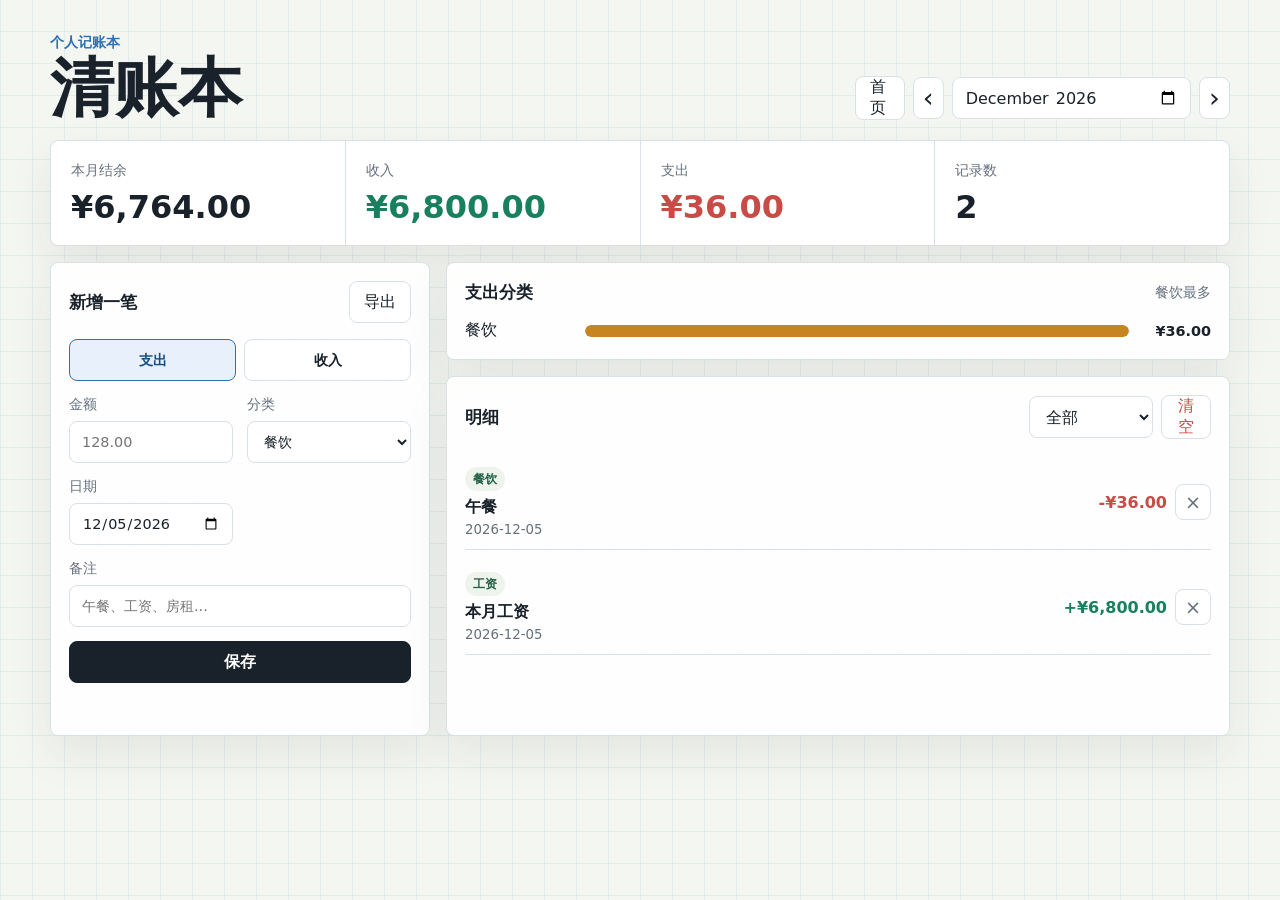
<file: ledger.html>
<!doctype html>
<html lang="zh-CN">
  <head>
    <meta charset="utf-8" />
    <meta name="viewport" content="width=device-width, initial-scale=1" />
    <title>清账本</title>
    <link rel="stylesheet" href="./styles.css" />
  </head>
  <body>
    <div class="app-shell">
      <header class="topbar">
        <div>
          <p class="eyebrow">个人记账本</p>
          <h1>清账本</h1>
        </div>
        <div class="month-switcher" aria-label="月份筛选">
          <a class="ghost-link" href="./index.html">首页</a>
          <button class="icon-button" id="prevMonth" type="button" aria-label="上个月" title="上个月">‹</button>
          <input id="monthFilter" type="month" />
          <button class="icon-button" id="nextMonth" type="button" aria-label="下个月" title="下个月">›</button>
        </div>
      </header>

      <main class="layout">
        <section class="summary-band" aria-label="月度汇总">
          <article class="metric">
            <span>本月结余</span>
            <strong id="balanceValue">¥0.00</strong>
          </article>
          <article class="metric income">
            <span>收入</span>
            <strong id="incomeValue">¥0.00</strong>
          </article>
          <article class="metric expense">
            <span>支出</span>
            <strong id="expenseValue">¥0.00</strong>
          </article>
          <article class="metric">
            <span>记录数</span>
            <strong id="countValue">0</strong>
          </article>
        </section>

        <section class="entry-panel" aria-label="新增账目">
          <div class="section-heading">
            <h2>新增一笔</h2>
            <button id="exportButton" class="ghost-button" type="button" title="导出 CSV">导出</button>
          </div>
          <form id="entryForm" class="entry-form">
            <div class="type-toggle" role="group" aria-label="收支类型">
              <label>
                <input type="radio" name="type" value="expense" checked />
                <span>支出</span>
              </label>
              <label>
                <input type="radio" name="type" value="income" />
                <span>收入</span>
              </label>
            </div>

            <label for="amountInput">
              金额
              <input id="amountInput" type="number" min="0.01" step="0.01" placeholder="128.00" required />
            </label>

            <label for="categoryInput">
              分类
              <select id="categoryInput" required></select>
            </label>

            <label for="dateInput">
              日期
              <input id="dateInput" type="date" required />
            </label>

            <label class="wide" for="noteInput">
              备注
              <input id="noteInput" type="text" maxlength="48" placeholder="午餐、工资、房租..." />
            </label>

            <button class="primary-button wide" type="submit">保存</button>
          </form>
        </section>

        <section class="insights-panel" aria-label="分类统计">
          <div class="section-heading">
            <h2>支出分类</h2>
            <span id="topCategory">暂无</span>
          </div>
          <div id="categoryBars" class="category-bars"></div>
        </section>

        <section class="records-panel" aria-label="账目列表">
          <div class="section-heading">
            <h2>明细</h2>
            <div class="filters">
              <select id="typeFilter" aria-label="类型筛选">
                <option value="all">全部</option>
                <option value="expense">支出</option>
                <option value="income">收入</option>
              </select>
              <button id="clearButton" class="ghost-button danger" type="button">清空</button>
            </div>
          </div>
          <div id="emptyState" class="empty-state">
            <strong>还没有账目</strong>
            <span>添加第一笔后，这里会显示明细和统计。</span>
          </div>
          <ul id="recordList" class="record-list"></ul>
        </section>
      </main>
    </div>

    <template id="recordTemplate">
      <li class="record-item">
        <div class="record-main">
          <span class="record-category"></span>
          <strong class="record-note"></strong>
          <small class="record-date"></small>
        </div>
        <div class="record-side">
          <strong class="record-amount"></strong>
          <button class="delete-button" type="button" aria-label="删除" title="删除">×</button>
        </div>
      </li>
    </template>

    <script src="./app.js"></script>
  </body>
</html>
</file>
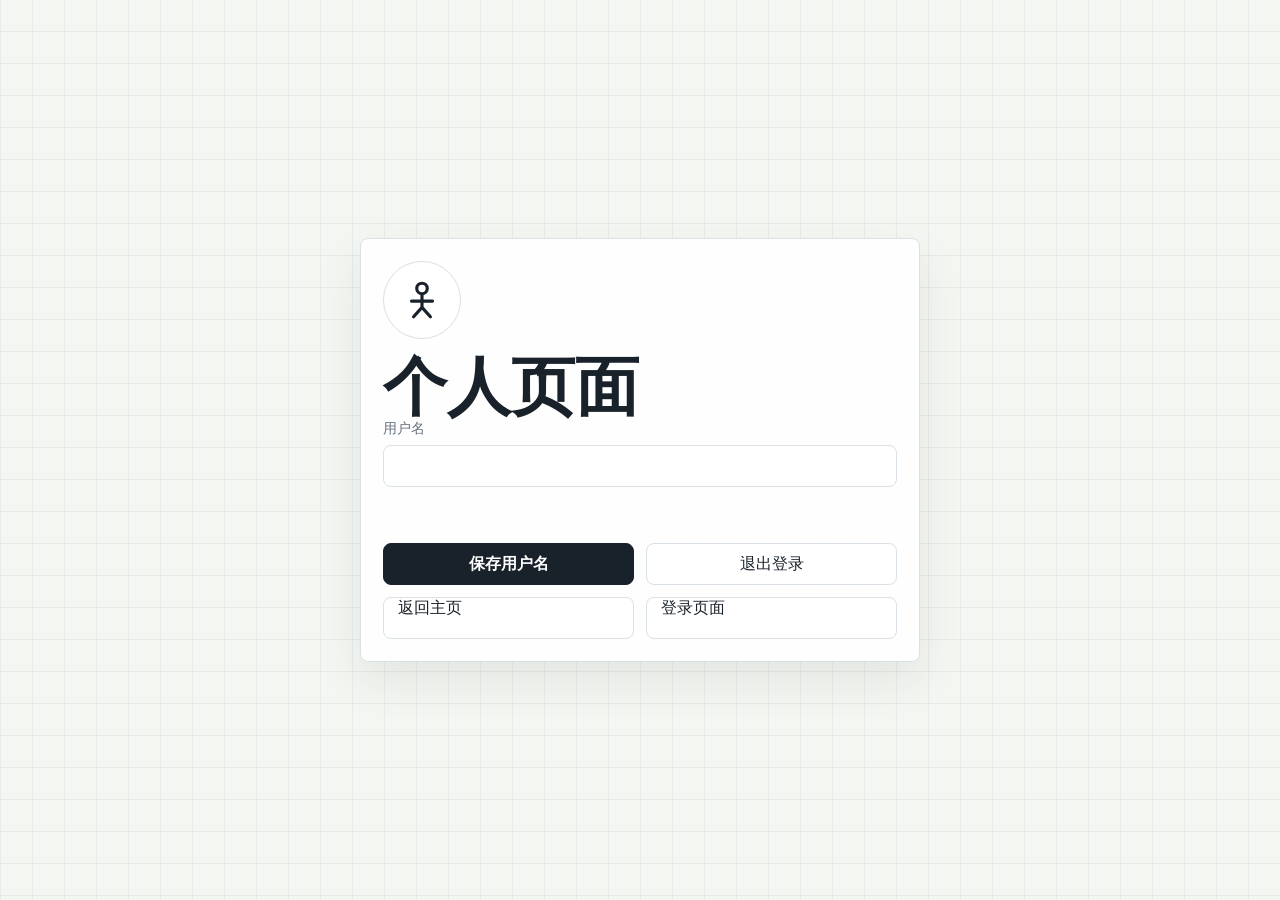
<file: profile.html>
<!doctype html>
<html lang="zh-CN">
  <head>
    <meta charset="utf-8" />
    <meta name="viewport" content="width=device-width, initial-scale=1" />
    <title>个人页面</title>
    <link rel="stylesheet" href="./styles.css" />
    <style>
      .profile-shell {
        width: min(560px, calc(100% - 32px));
        min-height: 100vh;
        display: grid;
        place-items: center;
        margin: 0 auto;
      }

      .profile-panel {
        width: 100%;
        border: 1px solid var(--line);
        border-radius: 8px;
        background: rgba(255, 255, 255, 0.94);
        box-shadow: var(--shadow);
        padding: 22px;
      }

      .profile-avatar {
        display: grid;
        place-items: center;
        width: 78px;
        height: 78px;
        border: 1px solid var(--line);
        border-radius: 999px;
        background: #fff;
        margin-bottom: 16px;
      }

      .profile-form,
      .profile-form label,
      .profile-actions {
        display: grid;
        gap: 12px;
      }

      .profile-form label {
        gap: 7px;
        color: var(--muted);
        font-size: 0.9rem;
      }

      .profile-actions {
        grid-template-columns: repeat(2, minmax(0, 1fr));
      }

      .profile-button {
        min-height: 42px;
        border: 1px solid var(--line);
        border-radius: 8px;
        background: var(--paper);
        color: var(--ink);
        padding: 0 14px;
      }

      .profile-button.primary {
        border-color: var(--ink);
        background: var(--ink);
        color: #fff;
        font-weight: 800;
      }

      .profile-status {
        color: var(--muted);
      }
    </style>
  </head>
  <body>
    <main class="profile-shell">
      <section class="profile-panel">
        <div class="profile-avatar" aria-hidden="true">
          <svg width="42" height="42" viewBox="0 0 40 40">
            <circle cx="20" cy="9" r="5" fill="none" stroke="currentColor" stroke-width="3" />
            <path d="M20 15v12M10 21h20M20 27l-8 9M20 27l8 9" fill="none" stroke="currentColor" stroke-width="3" stroke-linecap="round" />
          </svg>
        </div>
        <h1>个人页面</h1>
        <form class="profile-form">
          <label for="usernameInput">
            用户名
            <input id="usernameInput" type="text" maxlength="24" />
          </label>
          <p class="profile-status" id="profileStatus"></p>
          <div class="profile-actions">
            <button class="profile-button primary" id="saveButton" type="button">保存用户名</button>
            <button class="profile-button" id="logoutButton" type="button">退出登录</button>
            <a class="profile-button" href="./index.html">返回主页</a>
            <a class="profile-button" href="./login.html">登录页面</a>
          </div>
        </form>
      </section>
    </main>
</file>
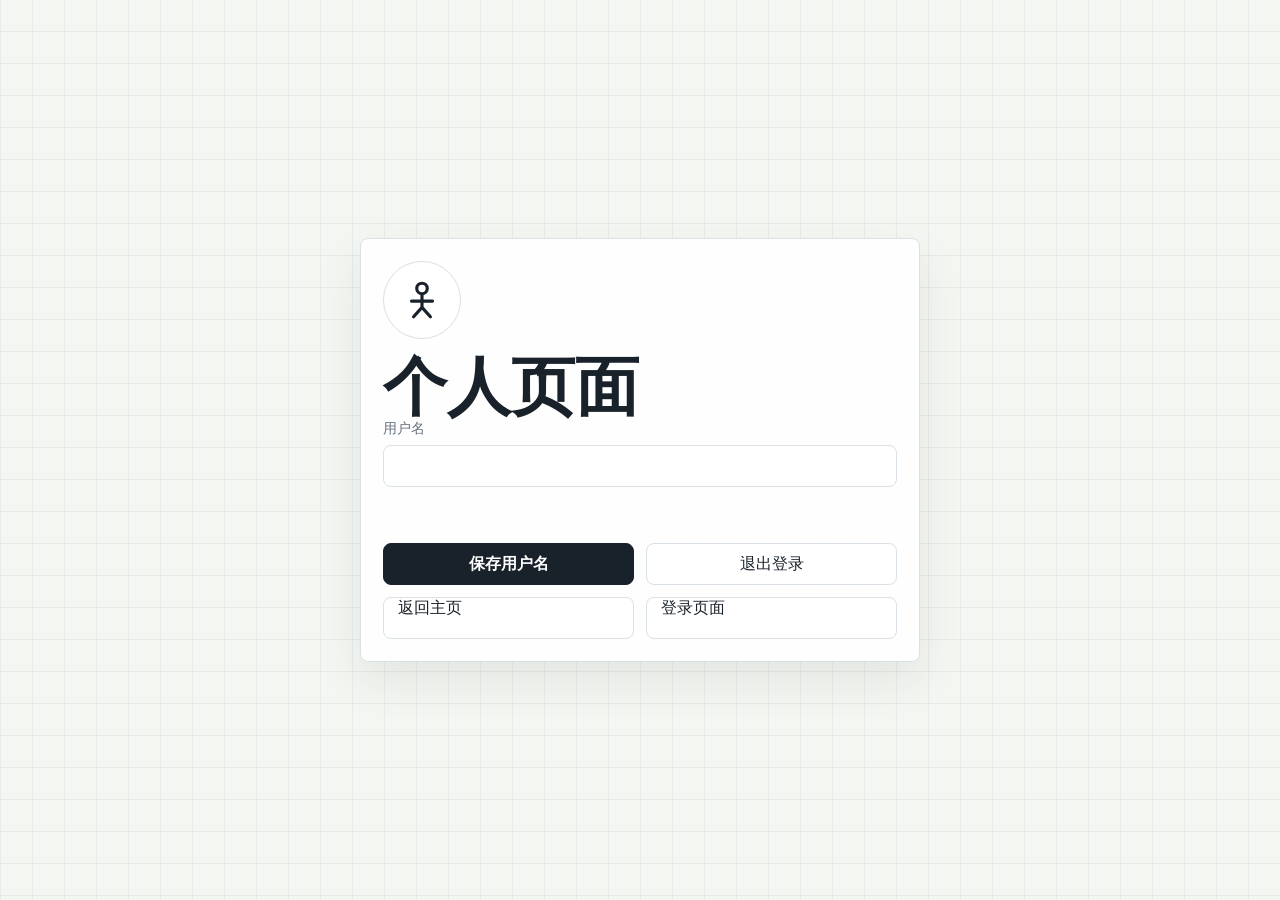
<file: profile/profile.html>
<!doctype html>
<html lang="zh-CN">
  <head>
    <meta charset="utf-8" />
    <meta name="viewport" content="width=device-width, initial-scale=1" />
    <title>个人页面</title>
    <link rel="stylesheet" href="../styles.css" />
    <style>
      .profile-shell {
        width: min(560px, calc(100% - 32px));
        min-height: 100vh;
        display: grid;
        place-items: center;
        margin: 0 auto;
      }

      .profile-panel {
        width: 100%;
        border: 1px solid var(--line);
        border-radius: 8px;
        background: rgba(255, 255, 255, 0.94);
        box-shadow: var(--shadow);
        padding: 22px;
      }

      .profile-avatar {
        display: grid;
        place-items: center;
        width: 78px;
        height: 78px;
        border: 1px solid var(--line);
        border-radius: 999px;
        background: #fff;
        margin-bottom: 16px;
      }

      .profile-form,
      .profile-form label,
      .profile-actions {
        display: grid;
        gap: 12px;
      }

      .profile-form label {
        gap: 7px;
        color: var(--muted);
        font-size: 0.9rem;
      }

      .profile-actions {
        grid-template-columns: repeat(2, minmax(0, 1fr));
      }

      .profile-button {
        min-height: 42px;
        border: 1px solid var(--line);
        border-radius: 8px;
        background: var(--paper);
        color: var(--ink);
        padding: 0 14px;
      }

      .profile-button.primary {
        border-color: var(--ink);
        background: var(--ink);
        color: #fff;
        font-weight: 800;
      }

      .profile-status {
        color: var(--muted);
      }
    </style>
  </head>
  <body>
    <main class="profile-shell">
      <section class="profile-panel">
        <div class="profile-avatar" aria-hidden="true">
          <svg width="42" height="42" viewBox="0 0 40 40">
            <circle cx="20" cy="9" r="5" fill="none" stroke="currentColor" stroke-width="3" />
            <path d="M20 15v12M10 21h20M20 27l-8 9M20 27l8 9" fill="none" stroke="currentColor" stroke-width="3" stroke-linecap="round" />
          </svg>
        </div>
        <h1>个人页面</h1>
        <form class="profile-form">
          <label for="usernameInput">
            用户名
            <input id="usernameInput" type="text" maxlength="24" />
          </label>
          <p class="profile-status" id="profileStatus"></p>
          <div class="profile-actions">
            <button class="profile-button primary" id="saveButton" type="button">保存用户名</button>
            <button class="profile-button" id="logoutButton" type="button">退出登录</button>
            <a class="profile-button" href="./index.html">返回主页</a>
            <a class="profile-button" href="./login.html">登录页面</a>
          </div>
        </form>
      </section>
    </main>
</file>
<file: styles.css>
:root {
  color-scheme: light;
  --ink: #19212a;
  --muted: #66717e;
  --line: #d9e0e6;
  --paper: #ffffff;
  --bg: #f4f6f1;
  --green: #18805c;
  --red: #c84b45;
  --blue: #2f6fb4;
  --amber: #c68521;
  --shadow: 0 18px 45px rgba(25, 33, 42, 0.08);
}

* {
  box-sizing: border-box;
}

body {
  margin: 0;
  min-height: 100vh;
  background:
    linear-gradient(90deg, rgba(47, 111, 180, 0.08) 0 1px, transparent 1px 100%),
    linear-gradient(0deg, rgba(24, 128, 92, 0.08) 0 1px, transparent 1px 100%),
    var(--bg);
  background-size: 32px 32px;
  color: var(--ink);
  font-family:
    Inter, ui-sans-serif, system-ui, -apple-system, BlinkMacSystemFont, "Segoe UI",
    "Microsoft YaHei", sans-serif;
}

button,
input,
select {
  font: inherit;
}

button {
  cursor: pointer;
}

a {
  color: inherit;
  text-decoration: none;
}

.app-shell {
  width: min(1180px, calc(100% - 32px));
  margin: 0 auto;
  padding: 24px 0 40px;
}

.home-page {
  display: grid;
  place-items: center;
}

.home-shell {
  width: min(760px, calc(100% - 32px));
  min-height: 100vh;
  display: grid;
  place-items: center;
  padding: 32px 0;
}

.hello-panel {
  width: 100%;
}

.hello-panel h1 {
  font-size: clamp(4rem, 16vw, 8rem);
  margin-bottom: 28px;
}

.home-actions {
  display: grid;
  grid-template-columns: minmax(0, 320px);
  gap: 12px;
}

.home-card {
  display: flex;
  align-items: center;
  justify-content: space-between;
  min-height: 86px;
  border: 1px solid var(--line);
  border-radius: 8px;
  background: rgba(255, 255, 255, 0.94);
  box-shadow: var(--shadow);
  padding: 0 22px;
  font-size: 1.25rem;
  font-weight: 800;
}

.home-card::after {
  content: "›";
  font-size: 2rem;
  line-height: 1;
}

.topbar {
  display: flex;
  align-items: end;
  justify-content: space-between;
  gap: 18px;
  padding: 10px 0 20px;
}

.eyebrow {
  margin: 0 0 4px;
  color: var(--blue);
  font-size: 0.85rem;
  font-weight: 700;
}

h1,
h2 {
  margin: 0;
  letter-spacing: 0;
}

h1 {
  font-size: clamp(2rem, 5vw, 4.2rem);
  line-height: 1;
}

h2 {
  font-size: 1.05rem;
}

.month-switcher,
.filters,
.record-side,
.section-heading {
  display: flex;
  align-items: center;
}

.month-switcher {
  gap: 8px;
}

.icon-button,
.ghost-button,
.primary-button,
.delete-button {
  min-height: 42px;
  border: 1px solid var(--line);
  border-radius: 8px;
  background: var(--paper);
  color: var(--ink);
}

.icon-button {
  width: 42px;
  font-size: 1.7rem;
  line-height: 1;
}

.ghost-button {
  padding: 0 14px;
}

.ghost-link {
  display: inline-grid;
  place-items: center;
  min-height: 42px;
  border: 1px solid var(--line);
  border-radius: 8px;
  background: var(--paper);
  padding: 0 14px;
  color: var(--ink);
}

.ghost-button.danger {
  color: var(--red);
}

.primary-button {
  border-color: var(--ink);
  background: var(--ink);
  color: #fff;
  font-weight: 800;
}

input,
select {
  width: 100%;
  min-height: 42px;
  border: 1px solid var(--line);
  border-radius: 8px;
  background: #fff;
  color: var(--ink);
  padding: 0 12px;
}

.layout {
  display: grid;
  grid-template-columns: minmax(280px, 380px) 1fr;
  gap: 16px;
}

.summary-band,
.entry-panel,
.insights-panel,
.records-panel {
  border: 1px solid var(--line);
  border-radius: 8px;
  background: rgba(255, 255, 255, 0.92);
  box-shadow: var(--shadow);
}

.summary-band {
  grid-column: 1 / -1;
  display: grid;
  grid-template-columns: repeat(4, 1fr);
  gap: 1px;
  overflow: hidden;
  background: var(--line);
}

.metric {
  min-height: 104px;
  padding: 20px;
  background: var(--paper);
}

.metric span {
  display: block;
  color: var(--muted);
  font-size: 0.88rem;
}

.metric strong {
  display: block;
  margin-top: 10px;
  font-size: clamp(1.35rem, 3vw, 2rem);
  line-height: 1.1;
  overflow-wrap: anywhere;
}

.metric.income strong {
  color: var(--green);
}

.metric.expense strong {
  color: var(--red);
}

.entry-panel,
.insights-panel,
.records-panel {
  padding: 18px;
}

.entry-panel {
  grid-row: span 2;
}

.section-heading {
  justify-content: space-between;
  gap: 12px;
  margin-bottom: 16px;
}

.section-heading span {
  color: var(--muted);
  font-size: 0.9rem;
}

.entry-form {
  display: grid;
  grid-template-columns: 1fr 1fr;
  gap: 14px;
}

.entry-form label {
  display: grid;
  gap: 7px;
  color: var(--muted);
  font-size: 0.9rem;
}

.wide,
.type-toggle {
  grid-column: 1 / -1;
}

.type-toggle {
  display: grid;
  grid-template-columns: 1fr 1fr;
  gap: 8px;
}

.type-toggle label {
  color: var(--ink);
}

.type-toggle input {
  position: absolute;
  inline-size: 1px;
  block-size: 1px;
  opacity: 0;
}

.type-toggle span {
  display: grid;
  place-items: center;
  min-height: 42px;
  border: 1px solid var(--line);
  border-radius: 8px;
  background: #fff;
  font-weight: 700;
}

.type-toggle input:checked + span {
  border-color: var(--blue);
  background: #e8f1fb;
  color: #164d86;
}

.category-bars {
  display: grid;
  gap: 12px;
}

.bar-row {
  display: grid;
  grid-template-columns: minmax(64px, 110px) 1fr minmax(72px, auto);
  gap: 10px;
  align-items: center;
}

.bar-track {
  height: 12px;
  border-radius: 999px;
  background: #e6ebee;
  overflow: hidden;
}

.bar-fill {
  height: 100%;
  border-radius: inherit;
  background: var(--amber);
}

.bar-row strong {
  text-align: right;
  font-size: 0.9rem;
}

.records-panel {
  min-height: 360px;
}

.filters {
  gap: 8px;
}

.filters select {
  min-width: 112px;
}

.record-list {
  display: grid;
  gap: 10px;
  margin: 0;
  padding: 0;
  list-style: none;
}

.record-item {
  display: flex;
  align-items: center;
  justify-content: space-between;
  gap: 16px;
  min-height: 72px;
  padding: 12px 0;
  border-bottom: 1px solid var(--line);
}

.record-main {
  min-width: 0;
}

.record-category {
  display: inline-flex;
  align-items: center;
  min-height: 24px;
  padding: 0 8px;
  border-radius: 999px;
  background: #eef4ec;
  color: #246247;
  font-size: 0.78rem;
  font-weight: 800;
}

.record-note {
  display: block;
  margin-top: 6px;
  overflow-wrap: anywhere;
}

.record-date {
  display: block;
  margin-top: 4px;
  color: var(--muted);
}

.record-side {
  flex-shrink: 0;
  gap: 8px;
}

.record-amount.income {
  color: var(--green);
}

.record-amount.expense {
  color: var(--red);
}

.delete-button {
  width: 36px;
  min-height: 36px;
  color: var(--muted);
  font-size: 1.2rem;
}

.empty-state {
  display: none;
  min-height: 220px;
  place-items: center;
  text-align: center;
  color: var(--muted);
}

.empty-state strong,
.empty-state span {
  display: block;
}

.empty-state strong {
  color: var(--ink);
  margin-bottom: 6px;
}

.empty-state.visible {
  display: grid;
}

@media (max-width: 820px) {
  .app-shell {
    width: min(100% - 20px, 680px);
    padding-top: 14px;
  }

  .topbar,
  .layout,
  .summary-band {
    grid-template-columns: 1fr;
  }

  .topbar {
    display: grid;
    align-items: stretch;
  }

  .month-switcher {
    justify-content: stretch;
  }

  .month-switcher input {
    flex: 1;
  }

  .entry-panel {
    grid-row: auto;
  }
}

@media (max-width: 520px) {
  .entry-form,
  .type-toggle {
    grid-template-columns: 1fr;
  }

  .bar-row {
    grid-template-columns: 1fr minmax(72px, auto);
  }

  .bar-track {
    grid-column: 1 / -1;
    order: 3;
  }

  .record-item {
    align-items: flex-start;
  }
}
</file>
